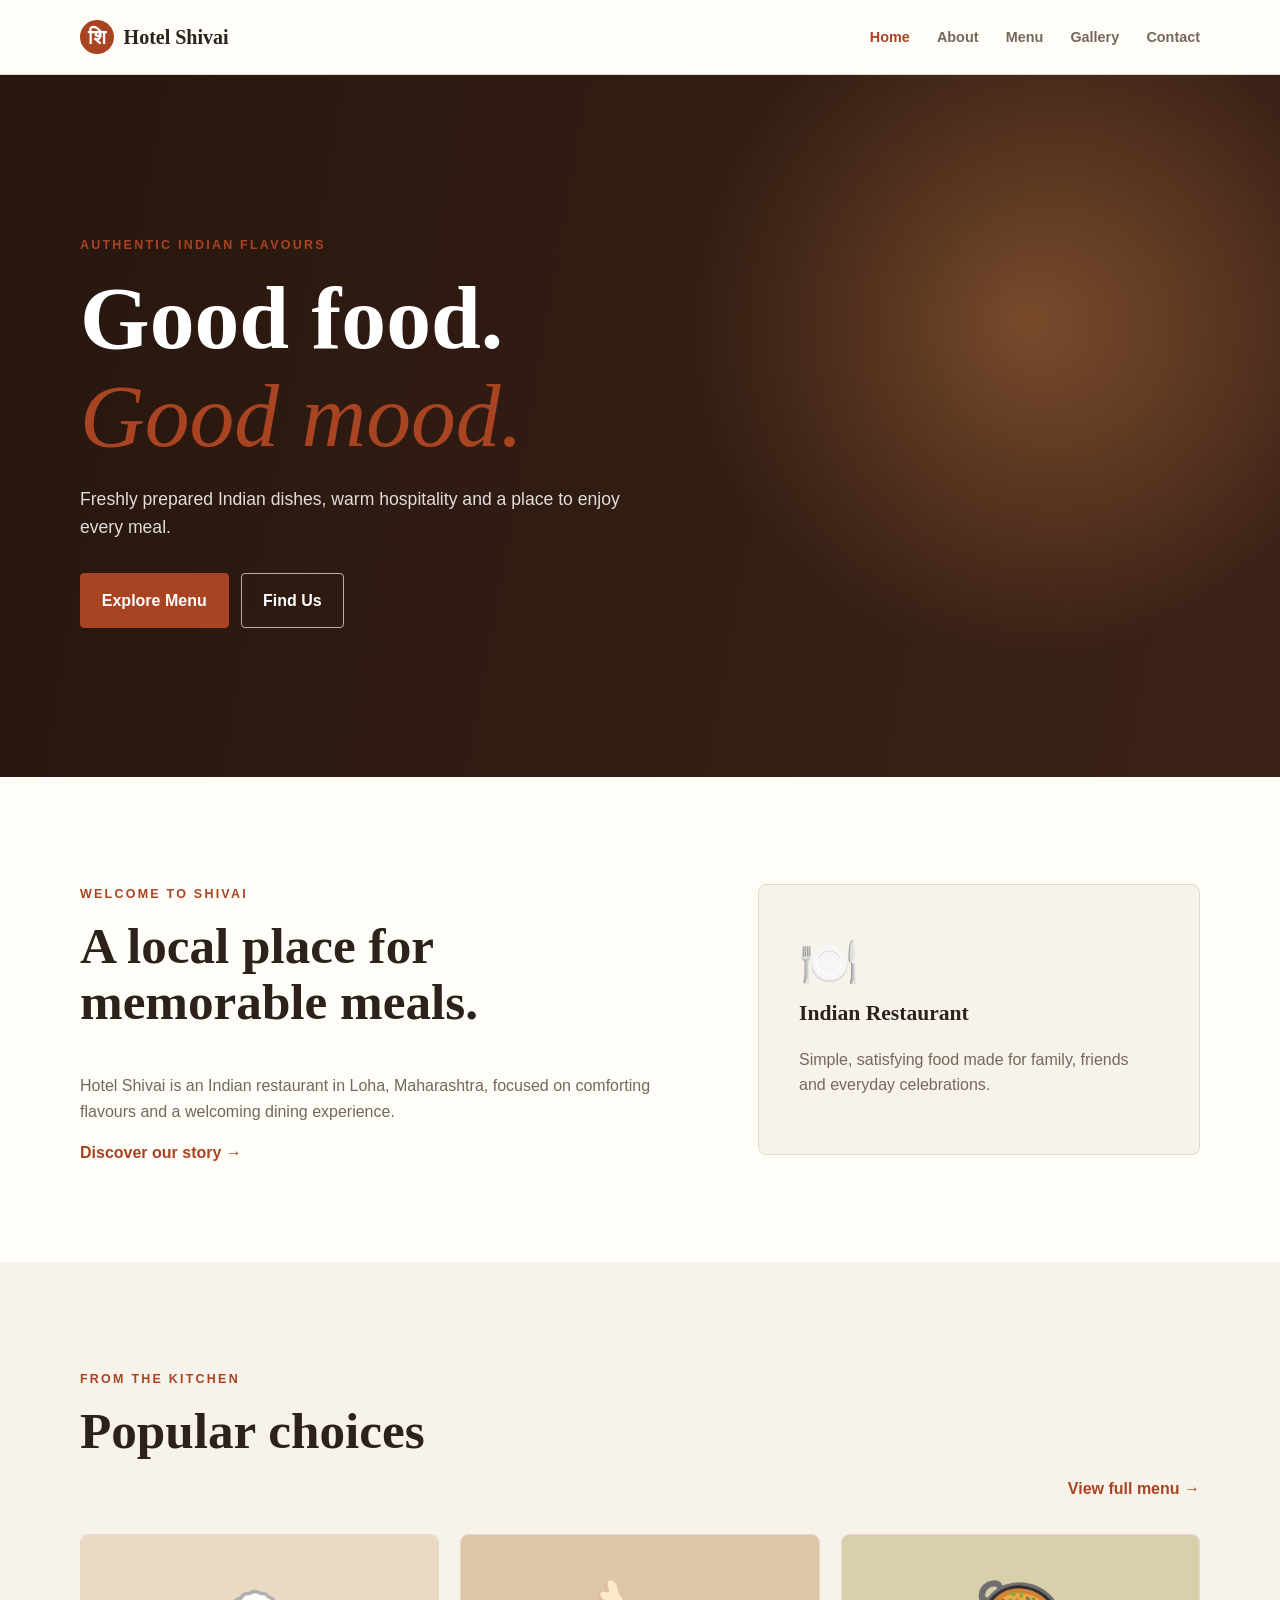
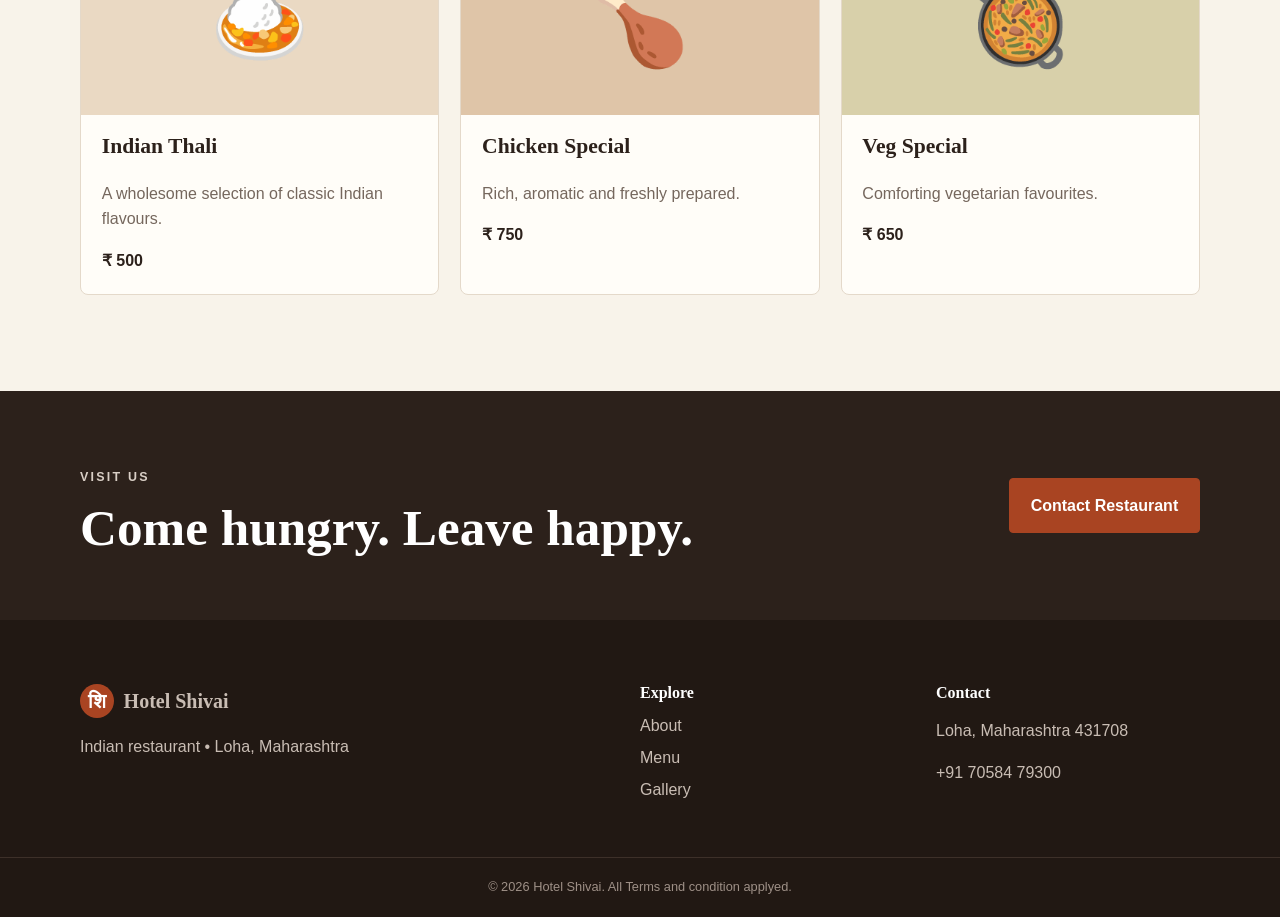
<file: index.html>
<!DOCTYPE html>
<html lang="en">

<head>
  <meta charset="UTF-8">
  <meta name="viewport" content="width=device-width, initial-scale=1.0">
  <meta name="description" content="Hotel Shivai - Indian restaurant serving delicious food in Loha, Maharashtra.">
  <title>Hotel Shivai | Indian Restaurant</title>
  <link rel="stylesheet" href="css/style.css">
</head>

<body>
  <header class="site-header">
    <nav class="navbar container" aria-label="Main navigation">
      <a class="logo" href="index.html"><span>शि</span> Hotel Shivai</a>
      <button class="menu-toggle" aria-label="Open menu" aria-expanded="false">☰</button>
      <ul class="nav-links">
        <li><a class="active" href="index.html">Home</a></li>
        <li><a href="about.html">About</a></li>
        <li><a href="menu.html">Menu</a></li>
        <li><a href="gallery.html">Gallery</a></li>
        <li><a href="contact.html">Contact</a></li>
      </ul>
    </nav>
  </header>

  <main>
    <section class="hero">
      <div class="hero-content container">
        <p class="eyebrow">AUTHENTIC INDIAN FLAVOURS</p>
        <h1>Good food.<br><em>Good mood.</em></h1>
        <p>Freshly prepared Indian dishes, warm hospitality and a place to enjoy every meal.</p>
        <div class="hero-actions">
          <a class="btn btn-primary" href="menu.html">Explore Menu</a>
          <a class="btn btn-outline" href="contact.html">Find Us</a>
        </div>
      </div>
    </section>

    <section class="section intro">
      <div class="container two-column">
        <div>
          <p class="eyebrow">WELCOME TO SHIVAI</p>
          <h2>A local place for memorable meals.</h2>
          <p>Hotel Shivai is an Indian restaurant in Loha, Maharashtra, focused on comforting flavours and a welcoming
            dining experience.</p>
          <a class="text-link" href="about.html">Discover our story →</a>
        </div>
        <div class="info-card">
          <span class="card-icon">🍽️</span>
          <h3>Indian Restaurant</h3>
          <p>Simple, satisfying food made for family, friends and everyday celebrations.</p>
        </div>
      </div>
    </section>

    <section class="section menu-preview">
      <div class="container">
        <div class="section-heading">
          <div>
            <p class="eyebrow">FROM THE KITCHEN</p>
            <h2>Popular choices</h2>
          </div>
          <a class="text-link" href="menu.html">View full menu →</a>
        </div>
        <div class="food-grid">
          <article class="food-card">
            <div class="food-image food-one">🍛</div>
            <div>
              <h3>Indian Thali</h3>
              <p>A wholesome selection of classic Indian flavours.</p><strong>₹ 500</strong>
            </div>
          </article>
          <article class="food-card">
            <div class="food-image food-two">🍗</div>
            <div>
              <h3>Chicken Special</h3>
              <p>Rich, aromatic and freshly prepared.</p><strong>₹ 750</strong>
            </div>
          </article>
          <article class="food-card">
            <div class="food-image food-three">🥘</div>
            <div>
              <h3>Veg Special</h3>
              <p>Comforting vegetarian favourites.</p><strong>₹ 650</strong>
            </div>
          </article>
        </div>
      </div>
    </section>

    <section class="cta-section">
      <div class="container cta">
        <div>
          <p class="eyebrow">VISIT US</p>
          <h2>Come hungry. Leave happy.</h2>
        </div>
        <a class="btn btn-primary" href="contact.html">Contact Restaurant</a>
      </div>
    </section>
  </main>

  <footer class="footer">
    <div class="container footer-grid">
      <div><a class="logo" href="index.html"><span>शि</span> Hotel Shivai</a>
        <p>Indian restaurant • Loha, Maharashtra</p>
      </div>
      <div>
        <h4>Explore</h4><a href="about.html">About</a><a href="menu.html">Menu</a><a href="gallery.html">Gallery</a>
      </div>
      <div>
        <h4>Contact</h4>
        <p>Loha, Maharashtra 431708</p>
        <p>+91 70584 79300</p>
      </div>
    </div>
    <div class="copyright">© 2026 Hotel Shivai. All Terms and condition applyed.</div>
  </footer>
  <script src="js/script.js"></script>
</body>

</html>
</file>
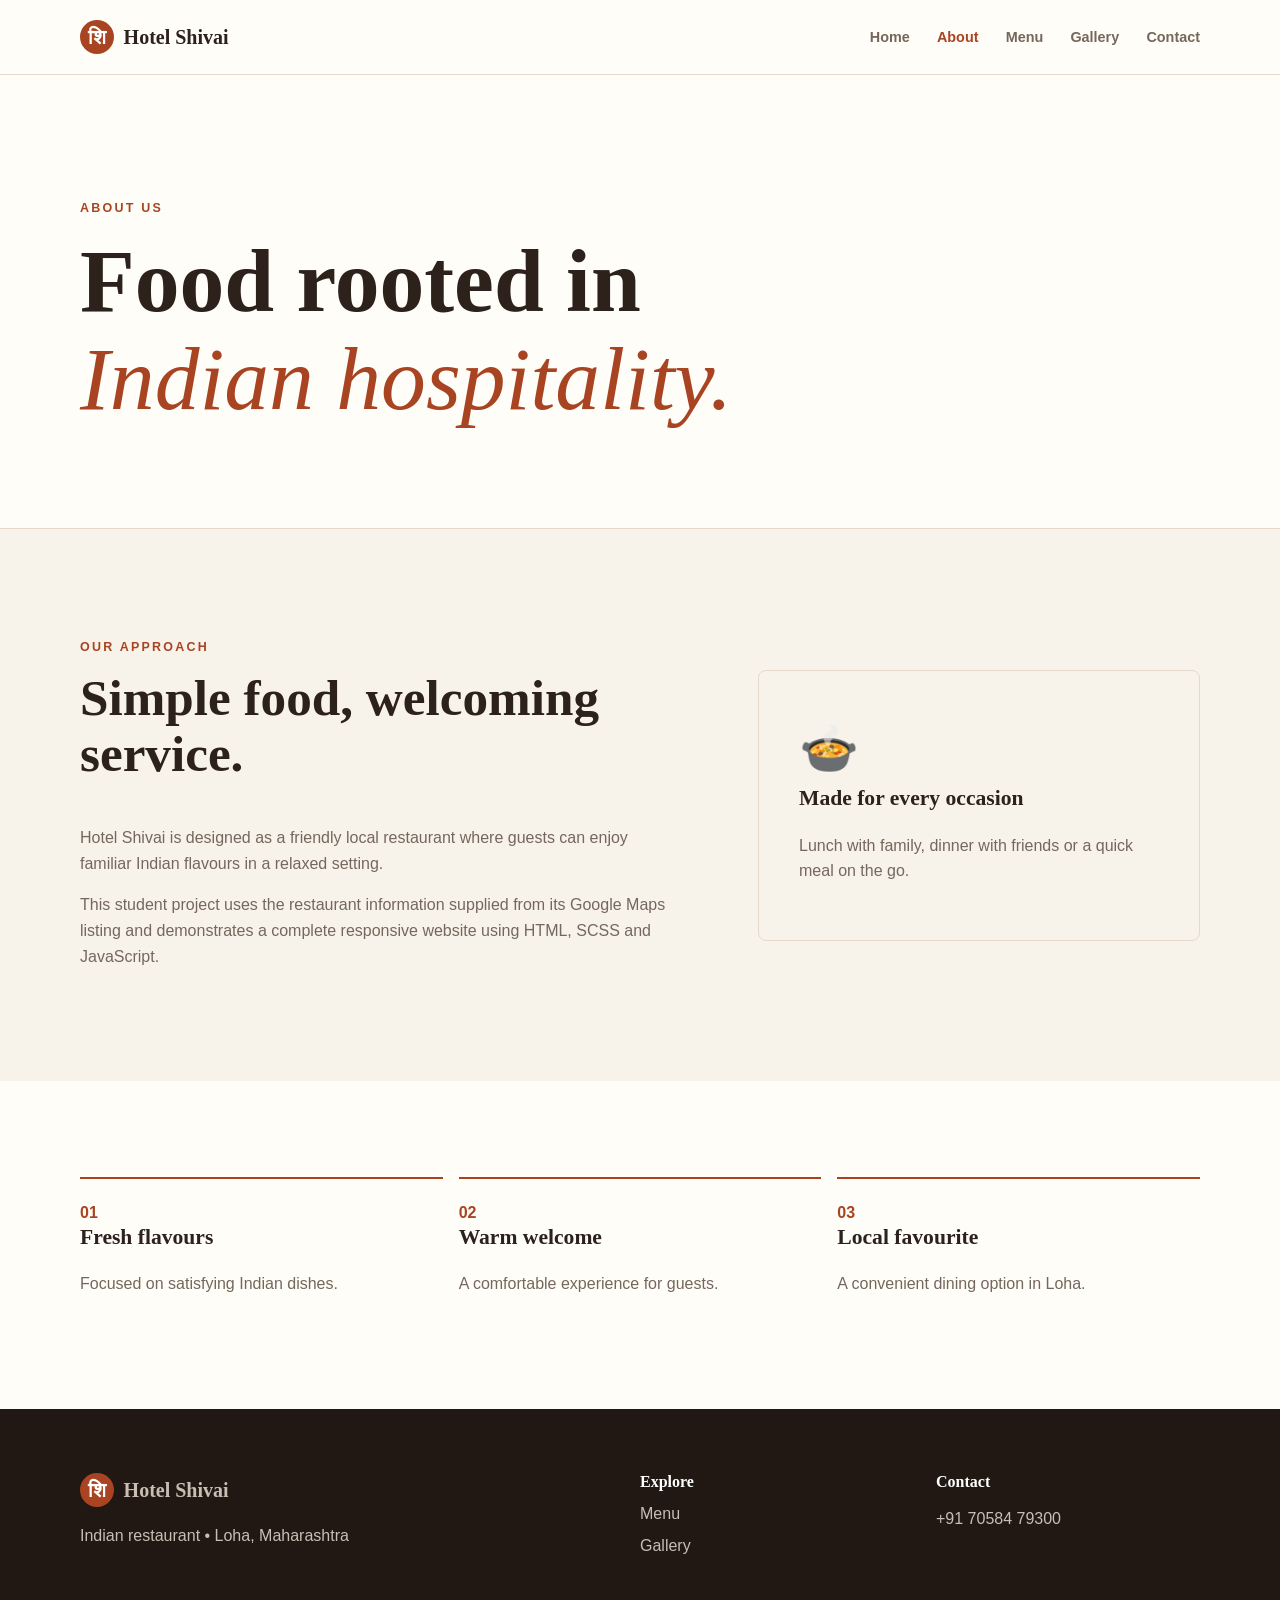
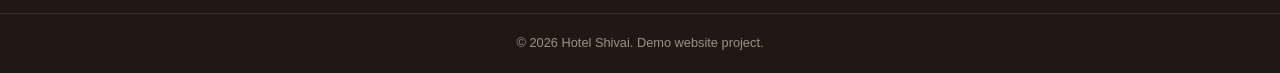
<file: about.html>
<!DOCTYPE html>
<html lang="en"><head><meta charset="UTF-8"><meta name="viewport" content="width=device-width, initial-scale=1.0"><title>About | Hotel Shivai</title><link rel="stylesheet" href="css/style.css"></head>
<body>
<header class="site-header"><nav class="navbar container"><a class="logo" href="index.html"><span>शि</span> Hotel Shivai</a><button class="menu-toggle" aria-label="Open menu" aria-expanded="false">☰</button><ul class="nav-links"><li><a href="index.html">Home</a></li><li><a class="active" href="about.html">About</a></li><li><a href="menu.html">Menu</a></li><li><a href="gallery.html">Gallery</a></li><li><a href="contact.html">Contact</a></li></ul></nav></header>
<main><section class="page-hero"><div class="container"><p class="eyebrow">ABOUT US</p><h1>Food rooted in<br><em>Indian hospitality.</em></h1></div></section>
<section class="section"><div class="container two-column"><div><p class="eyebrow">OUR APPROACH</p><h2>Simple food, welcoming service.</h2><p>Hotel Shivai is designed as a friendly local restaurant where guests can enjoy familiar Indian flavours in a relaxed setting.</p><p>This student project uses the restaurant information supplied from its Google Maps listing and demonstrates a complete responsive website using HTML, SCSS and JavaScript.</p></div><div class="about-box"><span>🍲</span><h3>Made for every occasion</h3><p>Lunch with family, dinner with friends or a quick meal on the go.</p></div></div></section>
<section class="section feature-section"><div class="container feature-grid"><div><strong>01</strong><h3>Fresh flavours</h3><p>Focused on satisfying Indian dishes.</p></div><div><strong>02</strong><h3>Warm welcome</h3><p>A comfortable experience for guests.</p></div><div><strong>03</strong><h3>Local favourite</h3><p>A convenient dining option in Loha.</p></div></div></section></main>
<footer class="footer"><div class="container footer-grid"><div><a class="logo" href="index.html"><span>शि</span> Hotel Shivai</a><p>Indian restaurant • Loha, Maharashtra</p></div><div><h4>Explore</h4><a href="menu.html">Menu</a><a href="gallery.html">Gallery</a></div><div><h4>Contact</h4><p>+91 70584 79300</p></div></div><div class="copyright">© 2026 Hotel Shivai. Demo website project.</div></footer>
<script src="js/script.js"></script></body></html>
</file>
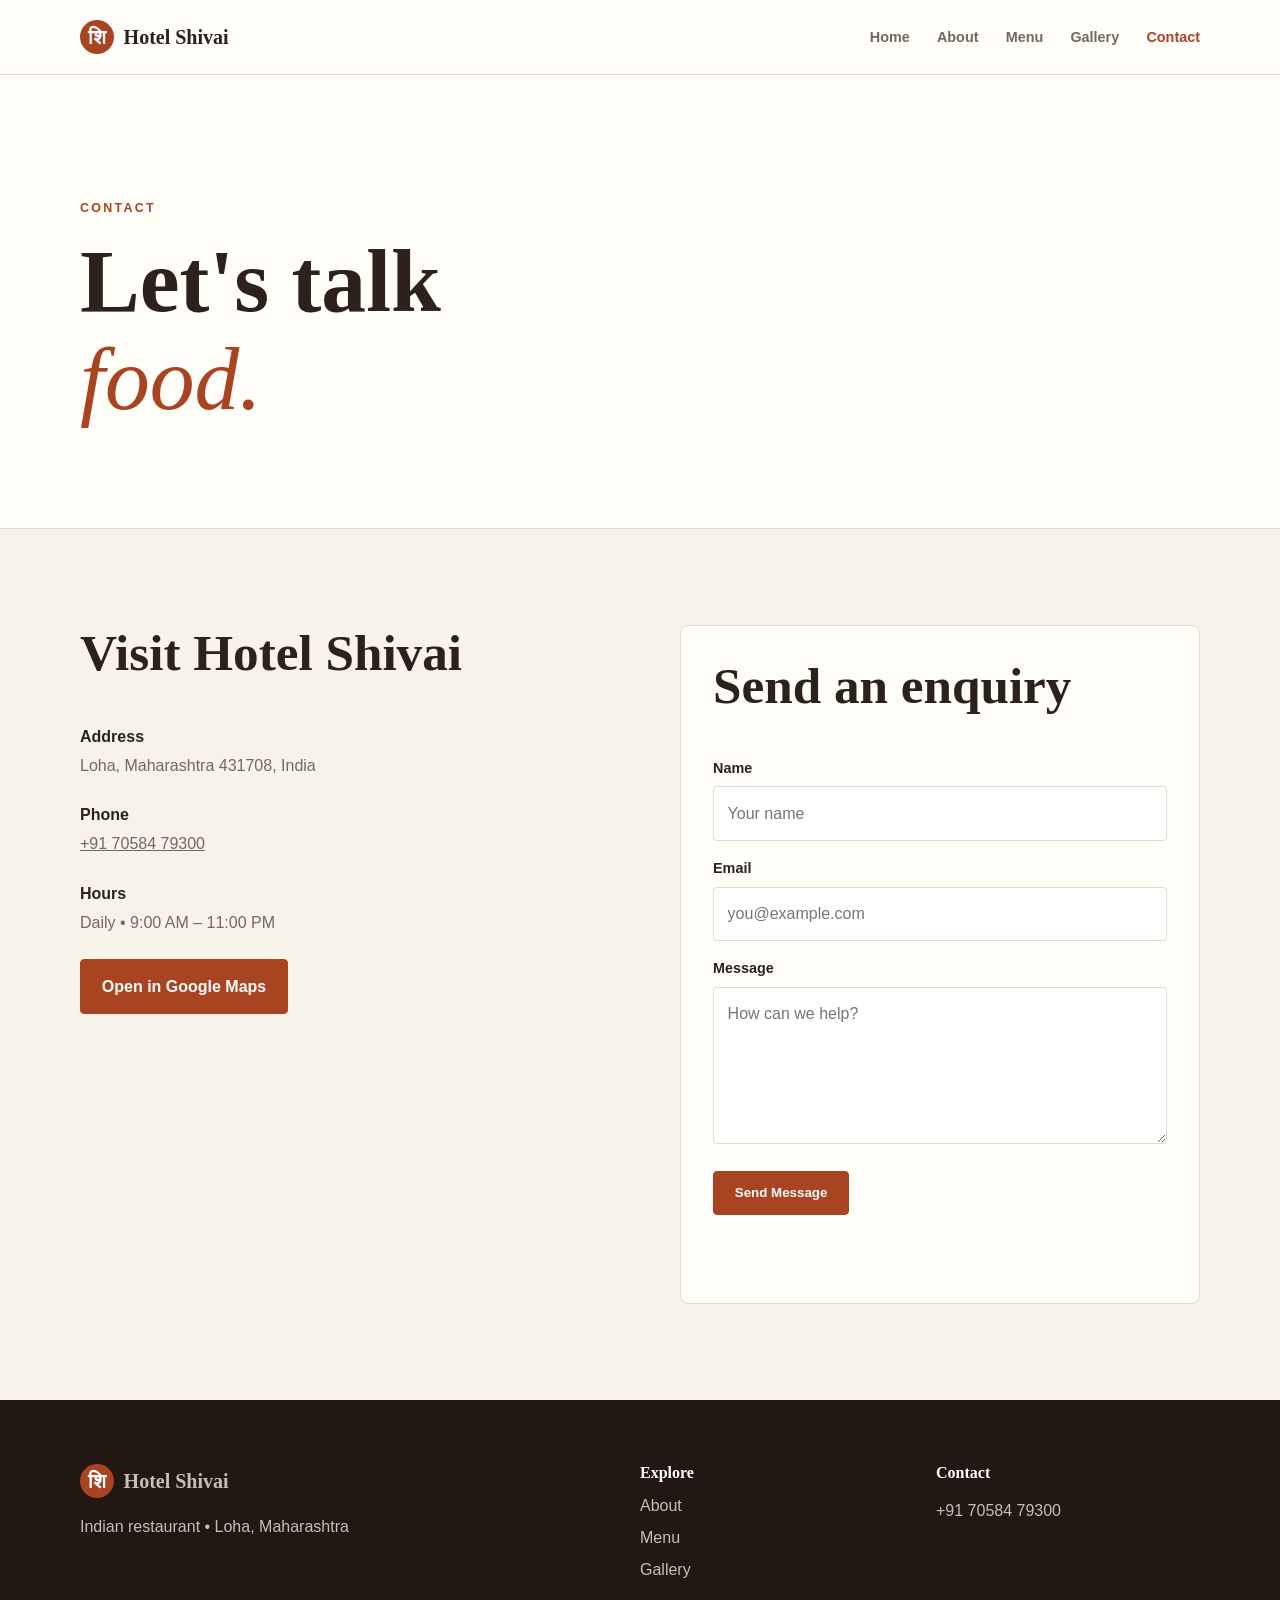
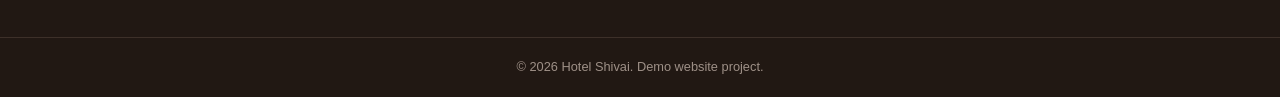
<file: contact.html>
<!DOCTYPE html>
<html lang="en"><head><meta charset="UTF-8"><meta name="viewport" content="width=device-width, initial-scale=1.0"><title>Contact | Hotel Shivai</title><link rel="stylesheet" href="css/style.css"></head>
<body>
<header class="site-header"><nav class="navbar container"><a class="logo" href="index.html"><span>शि</span> Hotel Shivai</a><button class="menu-toggle" aria-label="Open menu" aria-expanded="false">☰</button><ul class="nav-links"><li><a href="index.html">Home</a></li><li><a href="about.html">About</a></li><li><a href="menu.html">Menu</a></li><li><a href="gallery.html">Gallery</a></li><li><a class="active" href="contact.html">Contact</a></li></ul></nav></header>
<main><section class="page-hero"><div class="container"><p class="eyebrow">CONTACT</p><h1>Let's talk<br><em>food.</em></h1></div></section>
<section class="section"><div class="container contact-grid"><div class="contact-details"><h2>Visit Hotel Shivai</h2><div><strong>Address</strong><p>Loha, Maharashtra 431708, India</p></div><div><strong>Phone</strong><p><a href="tel:+917058479300">+91 70584 79300</a></p></div><div><strong>Hours</strong><p>Daily • 9:00 AM – 11:00 PM</p></div><a class="btn btn-primary" href="https://www.google.com/maps/place/Hotel+Shivai/@18.9588147,77.0840835,13z/" target="_blank" rel="noopener">Open in Google Maps</a></div>
<form class="contact-form" id="contactForm" novalidate><h2>Send an enquiry</h2><label for="name">Name</label><input id="name" name="name" type="text" placeholder="Your name" required><label for="email">Email</label><input id="email" name="email" type="email" placeholder="you@example.com" required><label for="message">Message</label><textarea id="message" name="message" rows="5" placeholder="How can we help?" required></textarea><button class="btn btn-primary" type="submit">Send Message</button><p class="form-status" id="formStatus" role="status"></p></form></div></section></main>
<footer class="footer"><div class="container footer-grid"><div><a class="logo" href="index.html"><span>शि</span> Hotel Shivai</a><p>Indian restaurant • Loha, Maharashtra</p></div><div><h4>Explore</h4><a href="about.html">About</a><a href="menu.html">Menu</a><a href="gallery.html">Gallery</a></div><div><h4>Contact</h4><p>+91 70584 79300</p></div></div><div class="copyright">© 2026 Hotel Shivai. Demo website project.</div></footer>
<script src="js/script.js"></script></body></html>
</file>
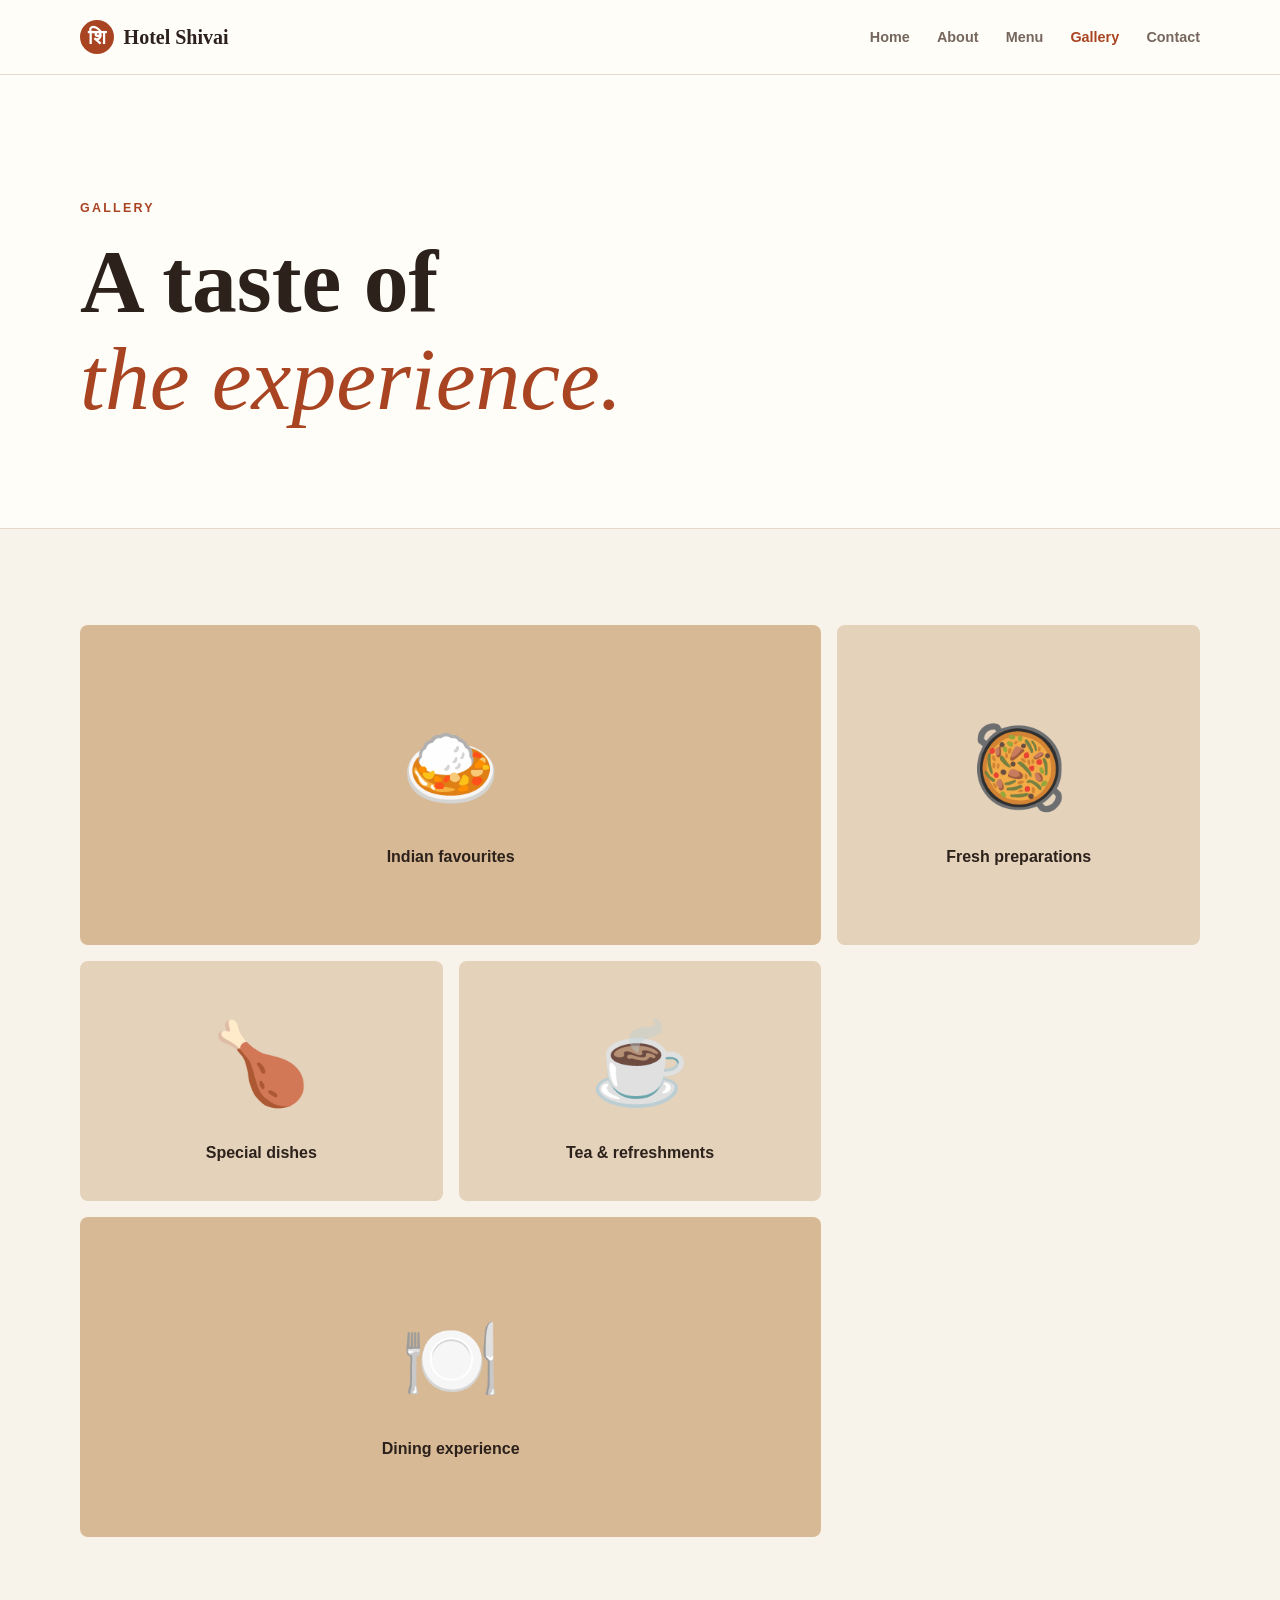
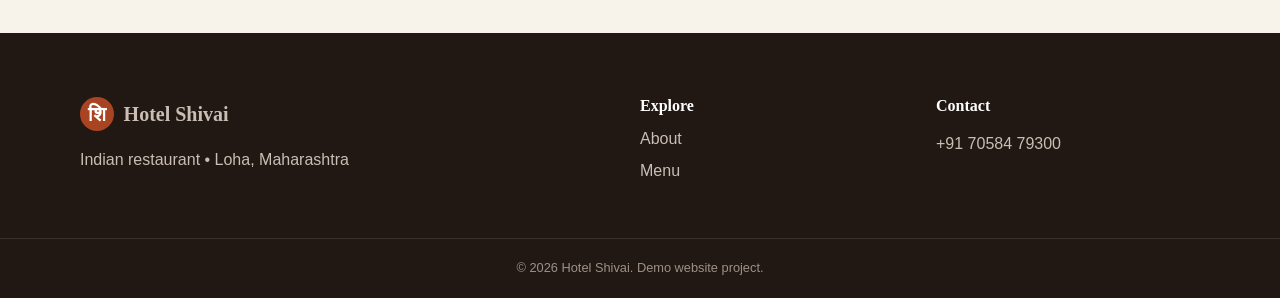
<file: gallery.html>
<!DOCTYPE html>
<html lang="en">

<head>
    <meta charset="UTF-8">
    <meta name="viewport" content="width=device-width, initial-scale=1.0">
    <title>Gallery | Hotel Shivai</title>
    <link rel="stylesheet" href="css/style.css">
</head>

<body>
    <header class="site-header">
        <nav class="navbar container"><a class="logo" href="index.html"><span>शि</span> Hotel Shivai</a><button
                class="menu-toggle" aria-label="Open menu" aria-expanded="false">☰</button>
            <ul class="nav-links">
                <li><a href="index.html">Home</a></li>
                <li><a href="about.html">About</a></li>
                <li><a href="menu.html">Menu</a></li>
                <li><a class="active" href="gallery.html">Gallery</a></li>
                <li><a href="contact.html">Contact</a></li>
            </ul>
        </nav>
    </header>
    <main>
        <section class="page-hero">
            <div class="container">
                <p class="eyebrow">GALLERY</p>
                <h1>A taste of<br><em>the experience.</em></h1>
            </div>
        </section>
        <section class="section">
            <div class="container gallery-grid">
                <div class="gallery-card large">🍛<span>Indian favourites</span></div>
                <div class="gallery-card">🥘<span>Fresh preparations</span></div>
                <div class="gallery-card">🍗<span>Special dishes</span></div>
                <div class="gallery-card">☕<span>Tea & refreshments</span></div>
                <div class="gallery-card large">🍽️<span>Dining experience</span></div>
            </div>
        </section>
    </main>
    <footer class="footer">
        <div class="container footer-grid">
            <div><a class="logo" href="index.html"><span>शि</span> Hotel Shivai</a>
                <p>Indian restaurant • Loha, Maharashtra</p>
            </div>
            <div>
                <h4>Explore</h4><a href="about.html">About</a><a href="menu.html">Menu</a>
            </div>
            <div>
                <h4>Contact</h4>
                <p>+91 70584 79300</p>
            </div>
        </div>
        <div class="copyright">© 2026 Hotel Shivai. Demo website project.</div>
    </footer>
    <script src="js/script.js"></script>
</body>

</html>
</file>
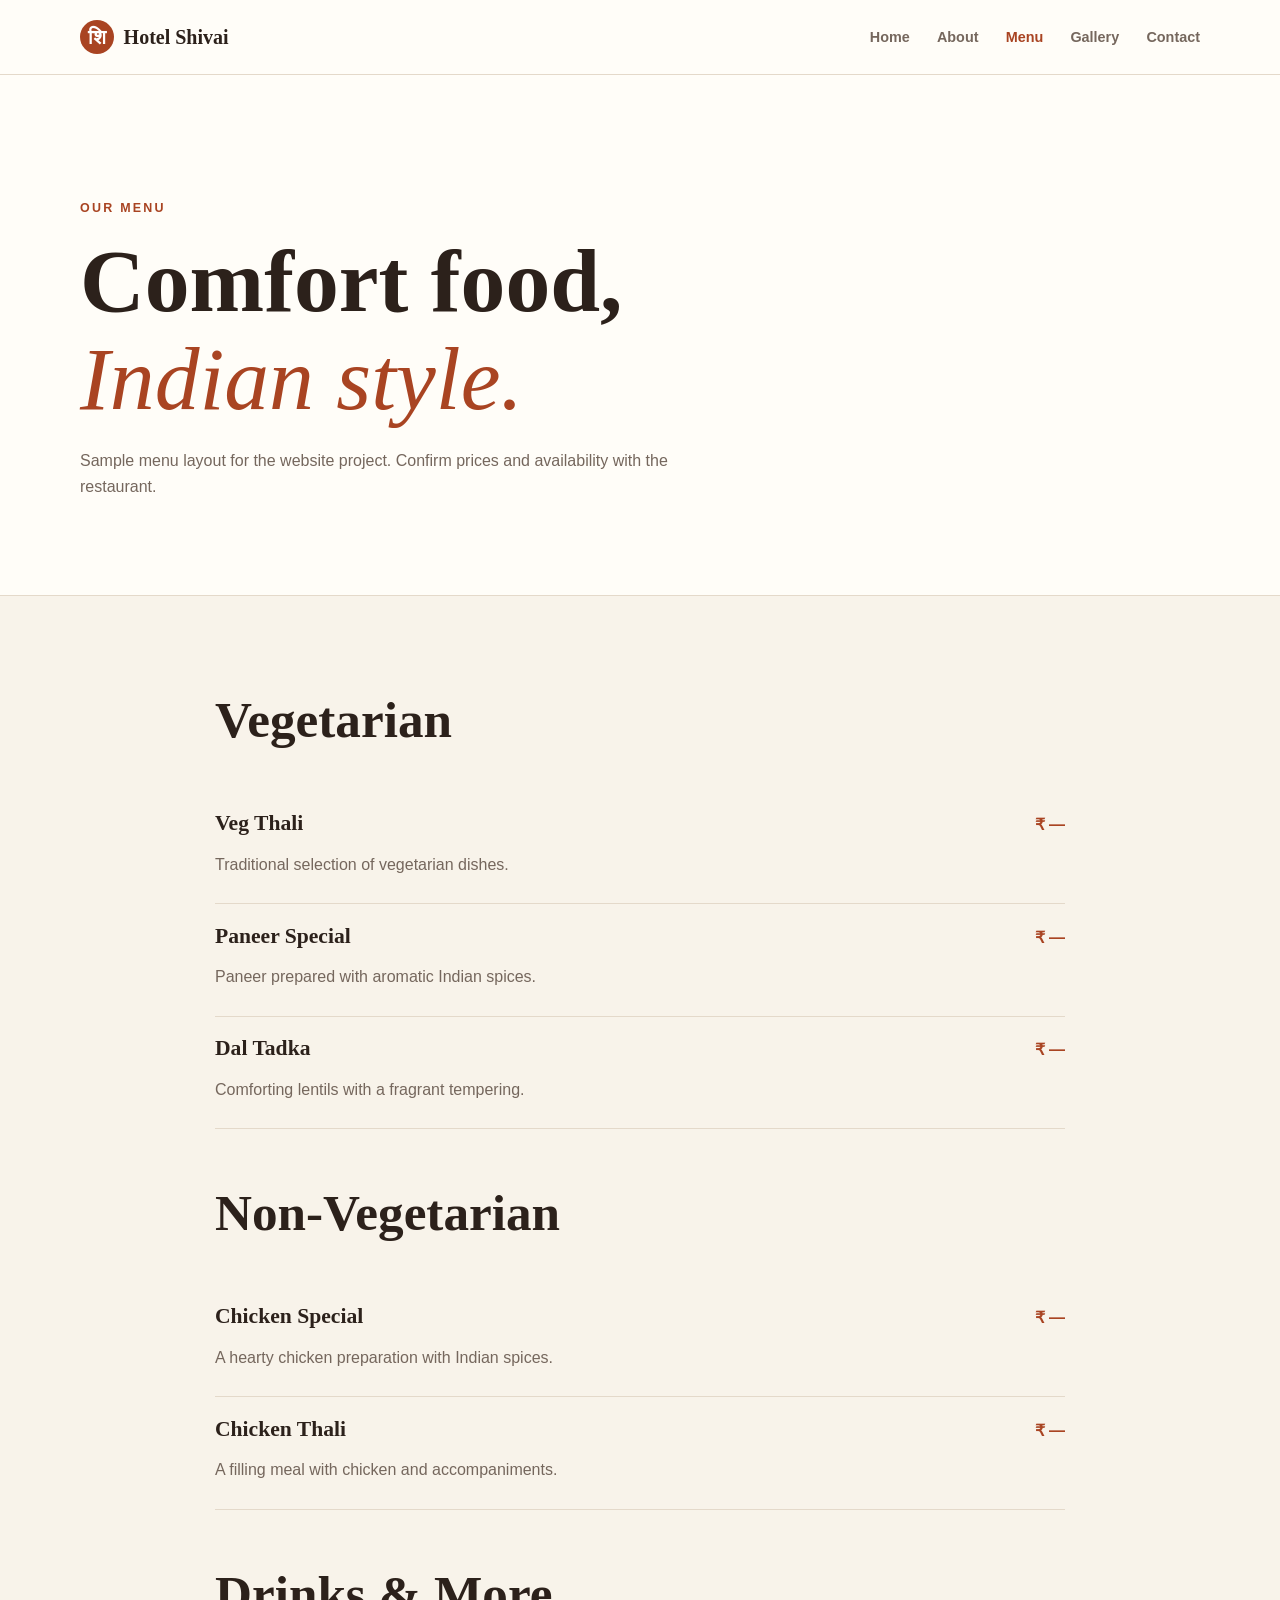
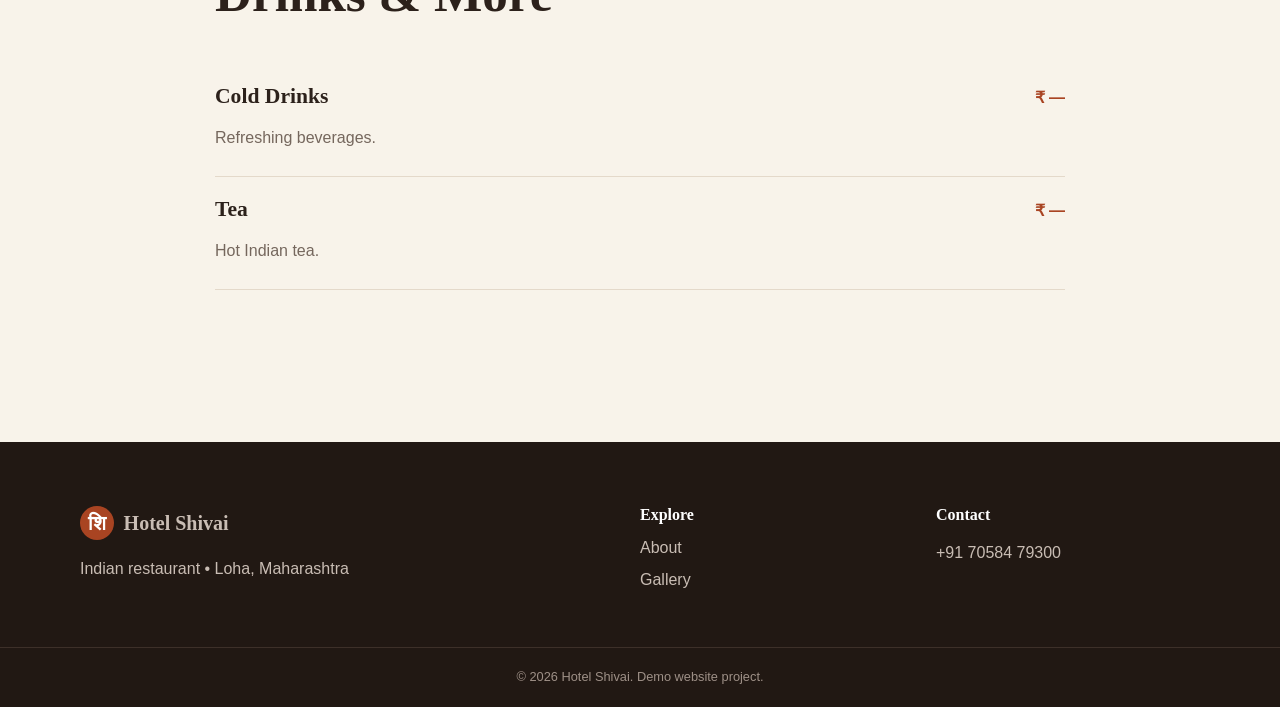
<file: menu.html>
<!DOCTYPE html>
<html lang="en">

<head>
    <meta charset="UTF-8">
    <meta name="viewport" content="width=device-width, initial-scale=1.0">
    <title>Menu | Hotel Shivai</title>
    <link rel="stylesheet" href="css/style.css">
</head>

<body>
    <header class="site-header">
        <nav class="navbar container"><a class="logo" href="index.html"><span>शि</span> Hotel Shivai</a><button
                class="menu-toggle" aria-label="Open menu" aria-expanded="false">☰</button>
            <ul class="nav-links">
                <li><a href="index.html">Home</a></li>
                <li><a href="about.html">About</a></li>
                <li><a class="active" href="menu.html">Menu</a></li>
                <li><a href="gallery.html">Gallery</a></li>
                <li><a href="contact.html">Contact</a></li>
            </ul>
        </nav>
    </header>
    <main>
        <section class="page-hero">
            <div class="container">
                <p class="eyebrow">OUR MENU</p>
                <h1>Comfort food,<br><em>Indian style.</em></h1>
                <p>Sample menu layout for the website project. Confirm prices and availability with the restaurant.</p>
            </div>
        </section>
        <section class="section">
            <div class="container menu-list">
                <div class="menu-group">
                    <h2>Vegetarian</h2>
                    <div class="menu-item">
                        <div>
                            <h3>Veg Thali</h3>
                            <p>Traditional selection of vegetarian dishes.</p>
                        </div><strong>₹ —</strong>
                    </div>
                    <div class="menu-item">
                        <div>
                            <h3>Paneer Special</h3>
                            <p>Paneer prepared with aromatic Indian spices.</p>
                        </div><strong>₹ —</strong>
                    </div>
                    <div class="menu-item">
                        <div>
                            <h3>Dal Tadka</h3>
                            <p>Comforting lentils with a fragrant tempering.</p>
                        </div><strong>₹ —</strong>
                    </div>
                </div>
                <div class="menu-group">
                    <h2>Non-Vegetarian</h2>
                    <div class="menu-item">
                        <div>
                            <h3>Chicken Special</h3>
                            <p>A hearty chicken preparation with Indian spices.</p>
                        </div><strong>₹ —</strong>
                    </div>
                    <div class="menu-item">
                        <div>
                            <h3>Chicken Thali</h3>
                            <p>A filling meal with chicken and accompaniments.</p>
                        </div><strong>₹ —</strong>
                    </div>
                </div>
                <div class="menu-group">
                    <h2>Drinks & More</h2>
                    <div class="menu-item">
                        <div>
                            <h3>Cold Drinks</h3>
                            <p>Refreshing beverages.</p>
                        </div><strong>₹ —</strong>
                    </div>
                    <div class="menu-item">
                        <div>
                            <h3>Tea</h3>
                            <p>Hot Indian tea.</p>
                        </div><strong>₹ —</strong>
                    </div>
                </div>
            </div>
        </section>
    </main>
    <footer class="footer">
        <div class="container footer-grid">
            <div><a class="logo" href="index.html"><span>शि</span> Hotel Shivai</a>
                <p>Indian restaurant • Loha, Maharashtra</p>
            </div>
            <div>
                <h4>Explore</h4><a href="about.html">About</a><a href="gallery.html">Gallery</a>
            </div>
            <div>
                <h4>Contact</h4>
                <p>+91 70584 79300</p>
            </div>
        </div>
        <div class="copyright">© 2026 Hotel Shivai. Demo website project.</div>
    </footer>
    <script src="js/script.js"></script>
</body>

</html>
</file>
<file: css/style.css>
*{box-sizing:border-box}html{scroll-behavior:smooth}body{margin:0;background:#f8f3ea;color:#2c211b;font-family:Arial,Helvetica,sans-serif;line-height:1.6}a{color:inherit}.container{width:min(1120px,92%);margin-inline:auto}h1,h2,h3,h4{font-family:Georgia,"Times New Roman",serif;line-height:1.1;margin-top:0}h1{font-size:clamp(3rem,7vw,6.4rem);margin-bottom:1.2rem}h2{font-size:clamp(2rem,4vw,3.3rem)}h3{font-size:1.35rem}p{color:#75675d}.eyebrow{color:#a94422;font-size:.78rem;font-weight:800;letter-spacing:.18em}em{color:#a94422;font-weight:400}.section{padding:6rem 0}.btn{display:inline-flex;align-items:center;justify-content:center;padding:.85rem 1.3rem;border-radius:4px;font-weight:700;text-decoration:none;transition:.2s ease}.btn-primary{background:#a94422;color:#fff;border:1px solid #a94422}.btn-primary:hover{background:#7f321a}.btn-outline{border:1px solid rgba(255,255,255,.65);color:#fff}.btn-outline:hover{background:#fff;color:#2c211b}.text-link{color:#a94422;font-weight:700;text-decoration:none}.two-column{display:grid;grid-template-columns:1.15fr .85fr;gap:5rem;align-items:center}.site-header{position:sticky;top:0;z-index:20;background:rgba(255,253,248,.96);border-bottom:1px solid #e4d9ca;backdrop-filter:blur(8px)}.navbar{min-height:74px;display:flex;align-items:center;justify-content:space-between}.logo{display:flex;align-items:center;gap:.6rem;font-family:Georgia,"Times New Roman",serif;font-size:1.25rem;font-weight:700;text-decoration:none}.logo span{display:grid;place-items:center;width:34px;height:34px;border-radius:50%;background:#a94422;color:#fff;font-family:serif}.nav-links{display:flex;list-style:none;gap:1.7rem;margin:0;padding:0}.nav-links a{text-decoration:none;font-size:.9rem;font-weight:700;color:#75675d}.nav-links a:hover,.nav-links a.active{color:#a94422}.menu-toggle{display:none;border:0;background:none;font-size:1.6rem}.hero{min-height:78vh;display:grid;align-items:center;background:linear-gradient(100deg,rgba(34,20,12,.88),rgba(34,20,12,.35)),radial-gradient(circle at 80% 35%,#c67c48,transparent 30%),#4b2a1d;color:#fff}.hero-content{padding:7rem 0;max-width:1120px}.hero p:not(.eyebrow){color:rgba(255,255,255,.85);max-width:560px;font-size:1.1rem}.hero-actions{display:flex;gap:.8rem;margin-top:2rem}.intro{background:#fffdf8}.info-card,.about-box{background:#f8f3ea;border:1px solid #e4d9ca;padding:2.5rem;border-radius:8px}.card-icon,.about-box span{font-size:3rem}.section-heading{display:flex;justify-content:space-between;align-items:end;gap:2rem;margin-bottom:2rem}.food-grid{display:grid;grid-template-columns:repeat(3,1fr);gap:1.3rem}.food-card{background:#fffdf8;border:1px solid #e4d9ca;border-radius:8px;overflow:hidden}.food-card>div:last-child{padding:1.3rem}.food-image{min-height:180px;display:grid;place-items:center;font-size:5rem;background:#ead9c3}.food-two{background:#dfc5a8}.food-three{background:#d8d0aa}.cta-section{padding:4rem 0;background:#2c211b;color:#fff}.cta{display:flex;align-items:center;justify-content:space-between;gap:2rem}.cta h2{margin-bottom:0}.cta p{color:#d9cfc6}.page-hero{padding:7rem 0 5rem;background:#fffdf8;border-bottom:1px solid #e4d9ca}.page-hero p:not(.eyebrow){max-width:650px}.feature-section{background:#fffdf8}.feature-grid{display:grid;grid-template-columns:repeat(3,1fr);gap:1rem}.feature-grid>div{border-top:2px solid #a94422;padding-top:1.3rem}.feature-grid strong{color:#a94422}.menu-list{max-width:850px}.menu-group{margin-bottom:3.5rem}.menu-item{display:flex;justify-content:space-between;gap:2rem;padding:1.3rem 0;border-bottom:1px solid #e4d9ca}.menu-item h3,.menu-item p{margin-bottom:.3rem}.menu-item strong{color:#a94422;white-space:nowrap}.gallery-grid{display:grid;grid-template-columns:repeat(3,1fr);gap:1rem}.gallery-card{min-height:240px;display:flex;flex-direction:column;justify-content:center;align-items:center;gap:1rem;border-radius:8px;background:#e4d2bb;font-size:5rem}.gallery-card span{font:700 1rem Arial,Helvetica,sans-serif;color:#2c211b}.gallery-card.large{grid-column:span 2;min-height:320px;background:#d8b995}.contact-grid{display:grid;grid-template-columns:1fr 1fr;gap:5rem}.contact-details>div{margin:1.5rem 0}.contact-details strong{color:#2c211b}.contact-details p{margin:.2rem 0}.contact-form{background:#fffdf8;padding:2rem;border:1px solid #e4d9ca;border-radius:8px}.contact-form label{display:block;margin-top:1rem;font-weight:700;font-size:.9rem}.contact-form input,.contact-form textarea{width:100%;margin-top:.4rem;padding:.85rem;border:1px solid #e4d9ca;background:#fff;font:inherit;border-radius:4px}.contact-form button{margin-top:1.2rem;cursor:pointer}.form-status{min-height:1.5rem;font-weight:700}.footer{padding:4rem 0 0;background:#211813;color:#fff}.footer-grid{display:grid;grid-template-columns:2fr 1fr 1fr;gap:2rem;padding-bottom:3rem}.footer p,.footer a{color:#c9bdb4}.footer h4{margin-bottom:.7rem}.footer-grid>div:not(:first-child) a{display:block;text-decoration:none;margin:.4rem 0}.copyright{border-top:1px solid #3d3029;text-align:center;padding:1.2rem;color:#9e9087;font-size:.8rem}@media(max-width:760px){.section{padding:4rem 0}.two-column{grid-template-columns:1fr;gap:2rem}.menu-toggle{display:block}.nav-links{display:none;position:absolute;left:0;right:0;top:74px;padding:1.2rem 4%;background:#fffdf8;border-bottom:1px solid #e4d9ca;flex-direction:column}.nav-links.open{display:flex}.food-grid,.feature-grid,.gallery-grid,.contact-grid{grid-template-columns:1fr}.gallery-card.large{grid-column:auto}.section-heading,.cta{align-items:flex-start;flex-direction:column}.footer-grid{grid-template-columns:1fr}.hero{min-height:70vh}}
</file>
